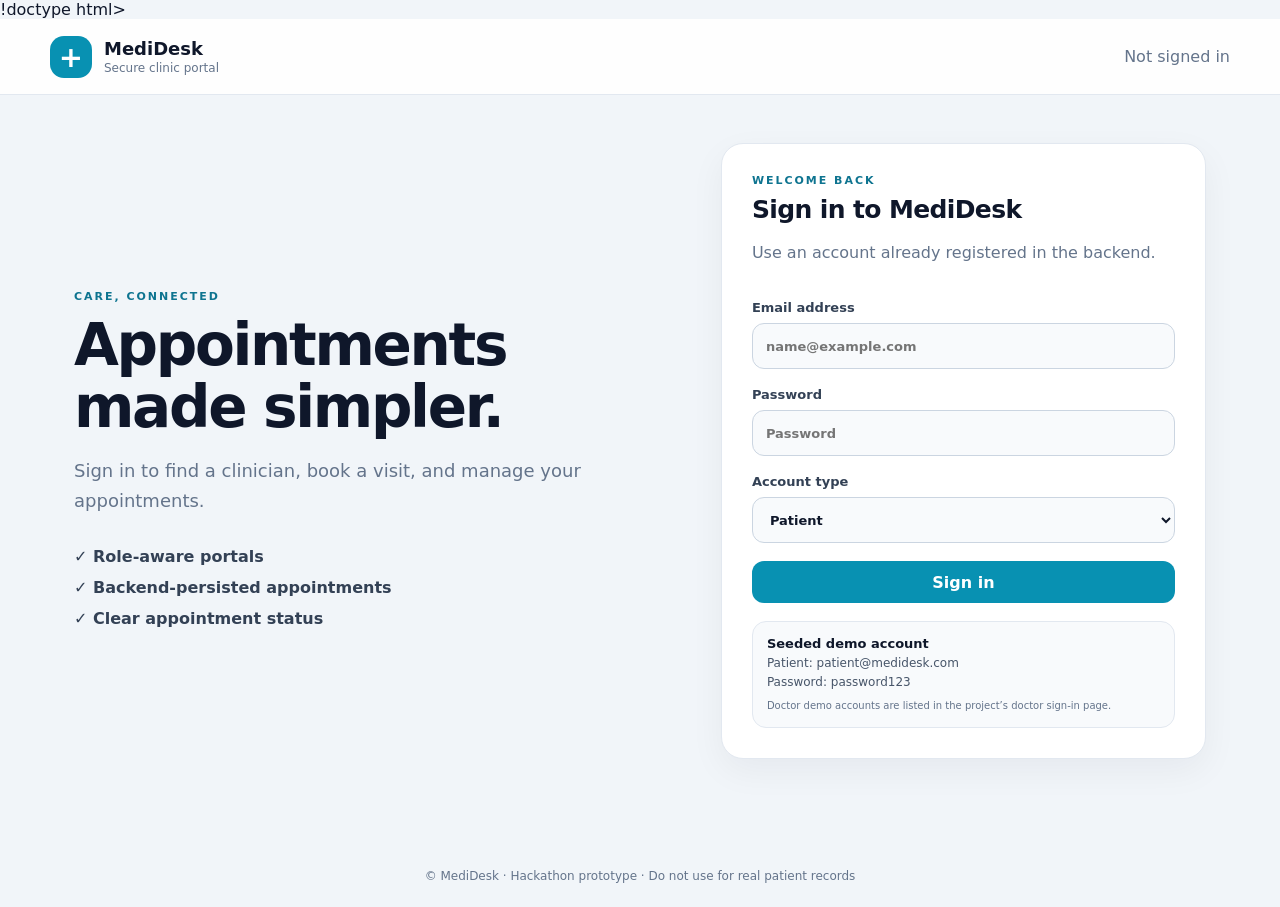
<file: index.html>
!doctype html>
<html lang="en">
  <head>
    <meta charset="UTF-8" />
    <meta name="viewport" content="width=device-width, initial-scale=1.0" />
    <meta name="theme-color" content="#f1f5f9" />
    <title>MediDesk | Secure Clinic Portal</title>
    <link rel="stylesheet" href="medidesk.css" />
    <script src="medidesk.js" defer></script>
  </head>
  <body>
    <header class="topbar">
      <a class="brand" href="#" aria-label="MediDesk home">
        <span class="brand-mark">+</span>
        <span><strong>MediDesk</strong><small>Secure clinic portal</small></span>
      </a>
      <div class="topbar-actions">
        <span id="session-label" class="session-label">Not signed in</span>
        <button id="logout-button" class="button button-quiet hidden" type="button">Log out</button>
      </div>
    </header>

    <main class="page">
      <section id="auth-panel" class="auth-layout">
        <div class="hero">
          <span class="eyebrow">Care, connected</span>
          <h1>Appointments made simpler.</h1>
          <p>Sign in to find a clinician, book a visit, and manage your appointments.</p>
          <div class="hero-points">
            <span>✓ Role-aware portals</span>
            <span>✓ Backend-persisted appointments</span>
            <span>✓ Clear appointment status</span>
          </div>
        </div>
        <form id="login-form" class="panel form-panel">
          <div>
            <span class="eyebrow">Welcome back</span>
            <h2>Sign in to MediDesk</h2>
            <p class="muted">Use an account already registered in the backend.</p>
          </div>
          <label>Email address
            <input id="login-email" name="email" type="email" autocomplete="username" required placeholder="name@example.com" />
          </label>
          <label>Password
            <input id="login-password" name="password" type="password" autocomplete="current-password" required placeholder="Password" />
          </label>
          <label>Account type
            <select id="login-role" name="role">
              <option value="patient">Patient</option>
              <option value="doctor">Doctor</option>
              <option value="admin">Admin</option>
            </select>
          </label>
          <button class="button button-primary button-wide" type="submit">Sign in</button>
          <div class="demo-box">
            <strong>Seeded demo account</strong>
            <span>Patient: patient@medidesk.com</span>
            <span>Password: password123</span>
            <small>Doctor demo accounts are listed in the project’s doctor sign-in page.</small>
          </div>
        </form>
      </section>

      <section id="workspace" class="hidden">
        <div class="welcome-row">
          <div>
            <span class="eyebrow">Clinic portal</span>
            <h1 id="welcome-title">Your care dashboard</h1>
            <p class="muted">Choose a doctor or manage your existing visits.</p>
          </div>
          <div class="api-status"><span id="status-dot"></span><span id="api-status-label">Connected</span></div>
        </div>

        <section id="doctors-section" class="section">
          <div class="section-heading">
            <div><span class="eyebrow">Care team</span><h2>Available doctors</h2></div>
            <span id="doctor-count" class="count-pill">0 doctors</span>
          </div>
          <div id="doctor-list" class="doctor-grid"></div>
        </section>

        <section class="section">
          <div class="section-heading">
            <div><span class="eyebrow">Your schedule</span><h2>Appointments</h2></div>
            <button id="refresh-button" class="button button-quiet" type="button">Refresh</button>
          </div>
          <div id="appointment-list" class="appointment-list"></div>
        </section>

        <section class="security-panel">
          <span class="eyebrow">Security notes</span>
          <h2>What this prototype uses</h2>
          <div class="security-grid">
            <article><strong>Password hashing</strong><p>Backend passwords are hashed with bcrypt; responses omit password hashes.</p></article>
            <article><strong>JWT authentication</strong><p>Protected API calls require a signed, expiring bearer token.</p></article>
            <article><strong>Parameterized SQL</strong><p>SQLite queries bind request values rather than inserting them into SQL text.</p></article>
            <article><strong>Appointment checks</strong><p>Booking validates patient identity and schedule conflicts on the backend.</p></article>
          </div>
          <p class="security-warning"><strong>Prototype only:</strong> Do not enter real patient data. Configure a strong secret, HTTPS, secure token storage, rate limiting, audit logging, encryption at rest, and a privacy/security review before production. This project does not claim HIPAA compliance.</p>
        </section>
      </section>
      <div id="toast" class="toast hidden" role="status" aria-live="polite"></div>
    </main>
    <footer>© MediDesk · Hackathon prototype · Do not use for real patient records</footer>
  </body>
</html>
</file>
<file: medidesk.css>
:root {
  font-family: Inter, ui-sans-serif, system-ui, -apple-system, BlinkMacSystemFont, "Segoe UI", sans-serif;
  color: #0f172a;
  background: #f1f5f9;
  font-synthesis: none;
  text-rendering: optimizeLegibility;
  --blue: #0891b2;
  --blue-dark: #0e7490;
  --muted: #64748b;
  --line: #e2e8f0;
  --white: #fff;
}

* { box-sizing: border-box; }
body { margin: 0; min-width: 320px; }
button, input, select { font: inherit; }
.hidden { display: none !important; }
.topbar {
  height: 76px; padding: 0 max(24px, calc((100vw - 1180px) / 2));
  display: flex; align-items: center; justify-content: space-between;
  background: rgba(255,255,255,.9); border-bottom: 1px solid var(--line);
}
.brand { display: inline-flex; align-items: center; gap: 12px; color: inherit; text-decoration: none; }
.brand-mark { width: 42px; height: 42px; display: grid; place-items: center; border-radius: 14px; color: white; background: var(--blue); font-size: 29px; font-weight: 700; }
.brand strong, .brand small { display: block; }
.brand strong { font-size: 18px; }
.brand small, .muted, .session-label { color: var(--muted); }
.brand small { margin-top: 2px; font-size: 12px; }
.topbar-actions { display: flex; align-items: center; gap: 14px; }
.page { max-width: 1180px; margin: 0 auto; padding: 48px 24px 70px; }
.auth-layout { display: grid; grid-template-columns: 1.1fr .9fr; gap: 54px; align-items: center; min-height: 600px; }
.hero { padding: 20px 0; }
.eyebrow { color: var(--blue-dark); font-size: 11px; font-weight: 800; letter-spacing: .18em; text-transform: uppercase; }
h1 { margin: 12px 0; font-size: clamp(34px, 5vw, 58px); line-height: 1.06; letter-spacing: -.04em; }
h2 { margin: 8px 0; font-size: 25px; letter-spacing: -.025em; }
h3 { margin: 0; }
p { line-height: 1.65; }
.hero > p { max-width: 530px; color: var(--muted); font-size: 18px; }
.hero-points { display: grid; gap: 12px; margin-top: 32px; color: #334155; font-weight: 600; }
.panel, .doctor-card, .appointment-card, .security-panel { background: var(--white); border: 1px solid var(--line); border-radius: 22px; box-shadow: 0 12px 35px rgba(15,23,42,.05); }
.form-panel { display: grid; gap: 18px; padding: 30px; }
.form-panel h2 { margin-top: 8px; }
label { display: grid; gap: 8px; color: #334155; font-size: 13px; font-weight: 700; }
input, select { width: 100%; min-height: 46px; padding: 10px 13px; border: 1px solid #cbd5e1; border-radius: 12px; background: #f8fafc; color: #0f172a; outline: none; }
input:focus, select:focus { border-color: var(--blue); box-shadow: 0 0 0 3px rgba(8,145,178,.12); }
.button { border: 0; border-radius: 12px; min-height: 42px; padding: 10px 15px; cursor: pointer; font-weight: 700; }
.button-primary { color: white; background: var(--blue); }
.button-primary:hover { background: var(--blue-dark); }
.button-quiet { color: #334155; background: #f1f5f9; }
.button-wide { width: 100%; }
.demo-box { display: grid; gap: 5px; padding: 14px; border: 1px solid var(--line); border-radius: 14px; background: #f8fafc; color: #475569; font-size: 12px; }
.demo-box strong { color: #0f172a; font-size: 13px; }
.demo-box small { margin-top: 4px; color: var(--muted); line-height: 1.5; }
.welcome-row, .section-heading { display: flex; align-items: center; justify-content: space-between; gap: 16px; }
.welcome-row { margin-bottom: 36px; }
.welcome-row h1 { font-size: clamp(32px, 4vw, 46px); }
.api-status, .count-pill { display: inline-flex; align-items: center; gap: 8px; padding: 9px 12px; border-radius: 999px; background: #ecfeff; color: #0e7490; font-size: 12px; font-weight: 700; }
#status-dot { width: 8px; height: 8px; border-radius: 50%; background: #10b981; }
.section { margin: 36px 0; }
.section-heading { margin-bottom: 18px; }
.doctor-grid { display: grid; grid-template-columns: repeat(3, minmax(0, 1fr)); gap: 16px; }
.doctor-card { padding: 20px; }
.doctor-card h3 { font-size: 18px; }
.specialty { margin-top: 5px; color: var(--blue-dark); font-size: 13px; font-weight: 700; }
.clinic { margin: 15px 0; padding: 12px; border-radius: 13px; background: #f8fafc; color: #475569; font-size: 13px; }
.clinic strong, .clinic span { display: block; }
.clinic span { margin-top: 5px; color: var(--muted); }
.doctor-meta { display: flex; justify-content: space-between; margin: 14px 0; color: var(--muted); font-size: 13px; }
.doctor-card .button { width: 100%; }
.appointment-list { display: grid; gap: 12px; }
.appointment-card { display: flex; align-items: center; justify-content: space-between; gap: 16px; padding: 18px 20px; }
.appointment-card p { margin: 6px 0; color: var(--muted); font-size: 13px; }
.appointment-actions { display: flex; gap: 8px; }
.appointment-actions .button { white-space: nowrap; }
.status-tag { display: inline-block; padding: 5px 9px; border-radius: 999px; background: #ecfdf5; color: #047857; font-size: 11px; font-weight: 800; text-transform: capitalize; }
.security-panel { margin-top: 42px; padding: 26px; }
.security-grid { display: grid; grid-template-columns: repeat(2, minmax(0, 1fr)); gap: 12px; margin-top: 18px; }
.security-grid article { padding: 16px; border: 1px solid var(--line); border-radius: 14px; background: #f8fafc; }
.security-grid p { margin: 6px 0 0; color: var(--muted); font-size: 13px; }
.security-warning { margin: 18px 0 0; padding: 14px; border: 1px solid #fcd34d; border-radius: 13px; background: #fffbeb; color: #854d0e; font-size: 13px; }
.empty-state { padding: 26px; border: 1px dashed #cbd5e1; border-radius: 16px; color: var(--muted); text-align: center; }
.toast { position: fixed; right: 22px; bottom: 22px; max-width: min(440px, calc(100vw - 44px)); padding: 14px 18px; border-radius: 14px; background: #0f172a; color: white; box-shadow: 0 12px 30px rgba(15,23,42,.2); }
footer { padding: 24px; color: var(--muted); text-align: center; font-size: 12px; }

@media (max-width: 850px) {
  .auth-layout { grid-template-columns: 1fr; gap: 20px; }
  .hero { padding-bottom: 0; }
  .doctor-grid { grid-template-columns: repeat(2, minmax(0, 1fr)); }
}
@media (max-width: 580px) {
  .topbar { height: 68px; padding: 0 16px; }
  .page { padding: 30px 16px 48px; }
  .session-label { display: none; }
  .form-panel { padding: 22px; }
  .doctor-grid, .security-grid { grid-template-columns: 1fr; }
  .welcome-row, .appointment-card { align-items: flex-start; flex-direction: column; }
  .appointment-actions { width: 100%; }
  .appointment-actions .button { flex: 1; }
}
</file>
